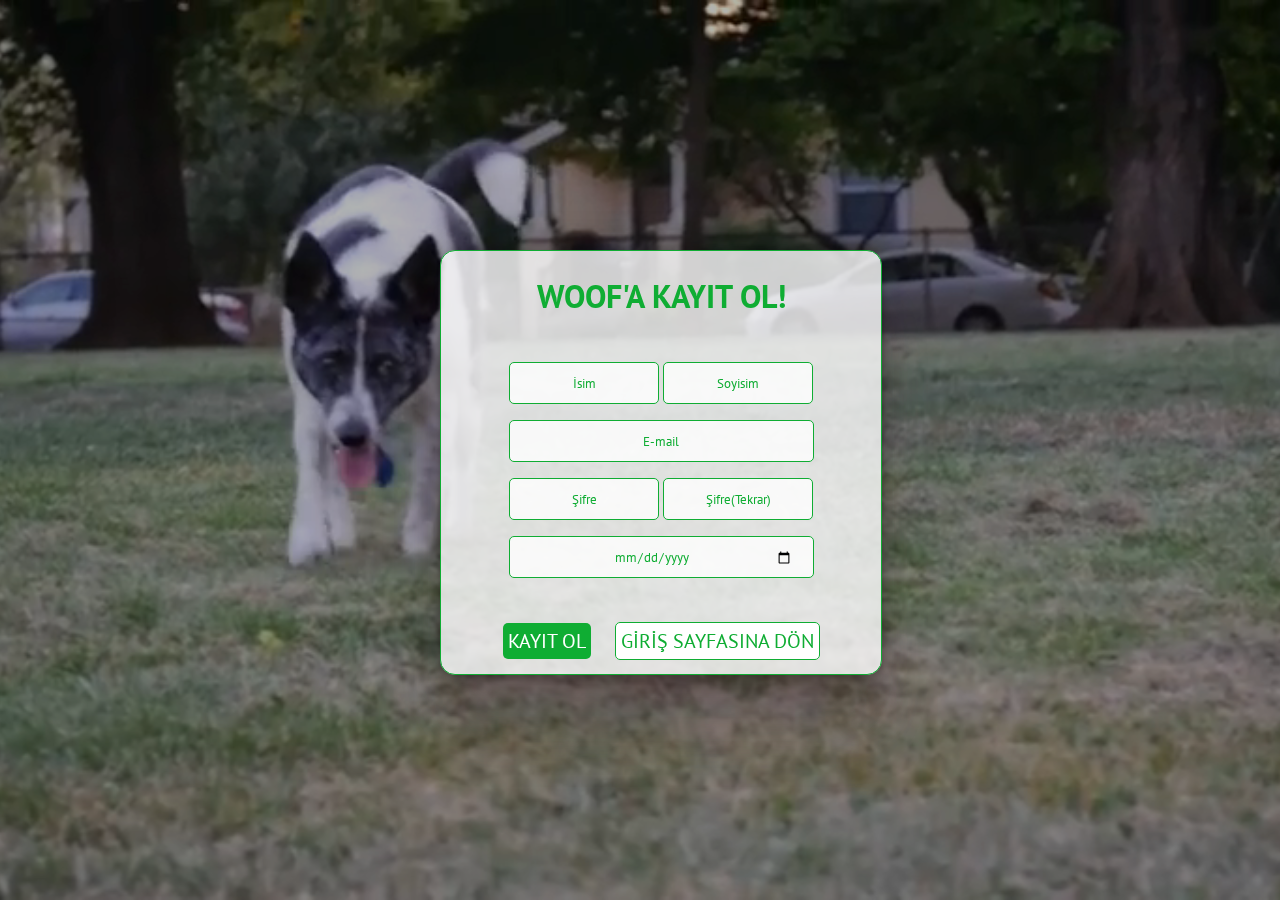
<file: login-register.html>
<html>

<head>
  <meta name="viewport" content="width=device-width,initial-scale=1.0" />
  <link rel="stylesheet" href="style.css" />
  <title>woofWoof | Kayıt Ol!</title>
</head>

<body>
  <!-- background loop -->
  <video autoplay muted loop id="background">
    <source src="bg.mp4" type="video/mp4" />
  </video>

  <!--background loop-->
  <!--kayıt Kartı-->
  <div class="card">
    <!--Welcoming-->
    
    <!--Başlık-->
    <div id="form">
      <h1 class="register" style="color: #0fad33;">
        WOOF'A KAYIT OL!
        <br />
        <br />
      </h1>
      <!--ad soyad-->
      <div class="row1">
        <form action="#">
          <input class="ad" type="text" name="isim" placeholder="İsim" />
          <input class="soyad" type="text" name="soyisim" placeholder="Soyisim" />
        </form>
        <!--email-->
        <div class="row2">
          <form action="#">
            <input class="email" type="text" name="email" placeholder="E-mail" />
          </form>
        </div>
        <!--şifre-->
        <div class="row3">
          <form action="#">
            <input class="sifre" type="password" name="password" placeholder="Şifre" />
            <input class="sifre-onay" type="password" name="sifre-onay" placeholder="Şifre(Tekrar)" />
          </form>
        </div>
        <!--Doğum Tarihi-->
        <div class="row4">
          <form action="#">
            <input class="dg" type="date" name="dg"/>
          </form>
        </div>
        <!--butonlar-->
        <div class="btn">
          <a class="sign" href="loginindex.html">KAYIT OL</a>
          <a class="login" href="login.html">GİRİŞ SAYFASINA DÖN</a>
        </div>
      </div>
    </div>
  </div>

  
</body>

</html>
</file>
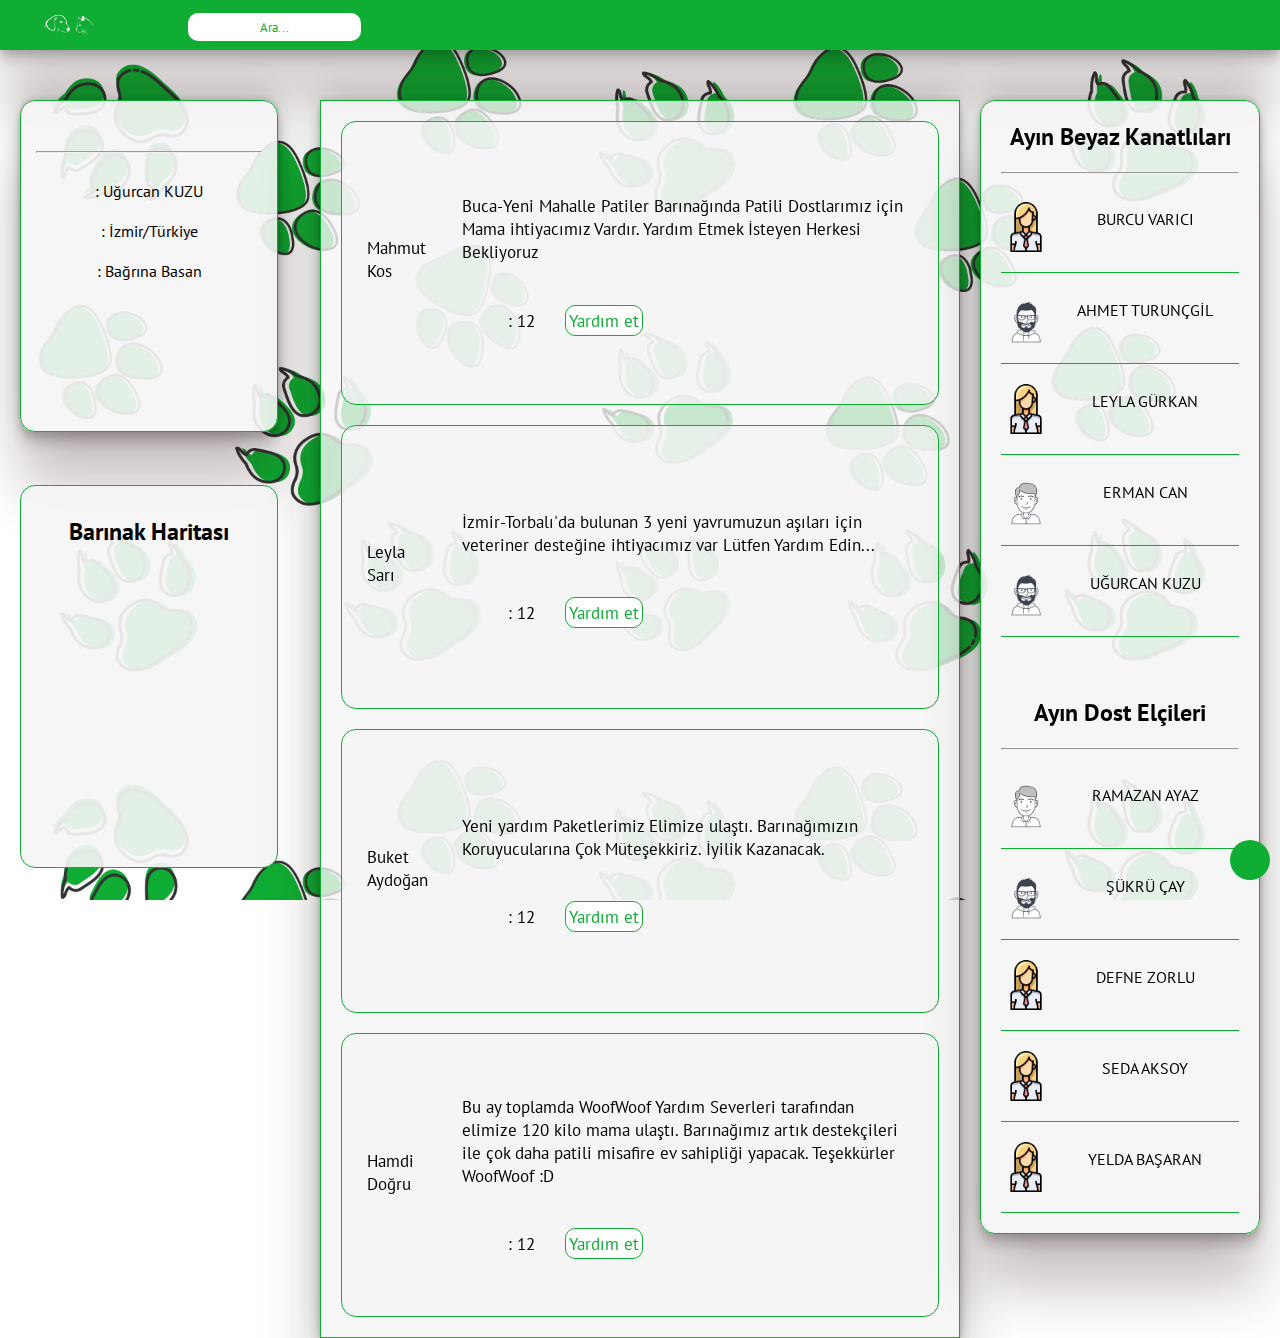
<file: loginindex.html>
<html>

<head>
    <link rel="stylesheet" href="https://use.fontawesome.com/releases/v5.15.2/css/all.css"
        integrity="sha384-vSIIfh2YWi9wW0r9iZe7RJPrKwp6bG+s9QZMoITbCckVJqGCCRhc+ccxNcdpHuYu" crossorigin="anonymous">

    <title>WoofWoof</title>
    <link rel="stylesheet" href="loginindex.css">
</head>


<body>
    <div class="header">
        <div class="h-left"><img src="logo.png" style="height: 50px; margin-left: 10px;"></div>
        <div class="h-center">
            <form action="#">
                <input type="text" name="search" class="search" placeholder="Ara...">
            </form>

        </div>
        <div class="h-right">
            <ul>
                <li><a href="inbox.html"><i class="fas fa-inbox"></i></a></li>
                <li><a href="shop.html"><i class="fas fa-shopping-cart"></i></a></li>
                <li><a href="profile.html"><i class="fas fa-user-circle"></i></a></li>
                <li><a href="loginindex.html"><i class="fas fa-newspaper"></i></a></li>
            </ul>
        </div>
    </div>
    <div class="body">
        <div class="col1">
            <div class="profile">
                <ul>
                    <li class="profil"><i class="fas fa-user-circle" style="font-size: 50pt;"></i></li>
                    <br><br>
                    <hr style="margin-left: 15px; margin-right: 15px;">
                    <br>
                    <li class="isim"><span class="ico"><i class="fas fa-signature"></i></span>: Uğurcan KUZU</li>
                    <br><br>
                    <li class="il"><span class="ico"><i class="fas fa-city"></i></span>: İzmir/Türkiye</li><br><br>
                    <li class="rütbe"><span><i class="fas fa-medal"></i></span>: Bağrına Basan</li><br><br>
                </ul>
            </div>
            <div class="map" style="grid-area: map;">
                <div class="top" style="grid-area:m-top;"><h2>Barınak Haritası</h2></div>
                <div class="bottom" style="grid-area:m-bottom;"><iframe src="https://www.google.com/maps/embed?pb=!1m16!1m12!1m3!1d49996.83062445234!2d27.177625555551877!3d38.446044157835104!2m3!1f0!2f0!3f0!3m2!1i1024!2i768!4f13.1!2m1!1zaGF5dmFuIGJhcsSxbmHEn8Sx!5e0!3m2!1str!2str!4v1616930429939!5m2!1str!2str" width="100%" height="300px" style="border-bottom-left-radius:15px; border-bottom-right-radius: 15px; border: none;" allowfullscreen="" loading="lazy"></iframe></div>
            </div>
            
        </div>
        <div class="col2">
            <div class="com1" style="grid-area: comment1">
                <div class="pp"><i class="fas fa-user-circle"></i>
                    <p style="font-size: 13pt; margin-top: 10px;">Mahmut Kos</p>
                </div>
                <div class="comment">
                    <p>Buca-Yeni Mahalle Patiler Barınağında Patili Dostlarımız için Mama ihtiyacımız Vardır. Yardım
                        Etmek İsteyen Herkesi Bekliyoruz</p><br>
                    <div class="action">
                        <ul>
                            <li><a href="#"><i class="fas fa-heart"></i></a>: 12</li>
                            <li><a href="#" class="help">Yardım et</a></li>
                        </ul>
                    </div>
                </div>
            </div>
            <div class="com1" style="grid-area: comment2">
                <div class="pp"><i class="fas fa-user-circle"></i>
                    <p style="font-size: 13pt; margin-top: 10px;">Leyla Sarı</p>
                </div>
                <div class="comment">
                    <p>İzmir-Torbalı'da bulunan 3 yeni yavrumuzun aşıları için veteriner desteğine ihtiyacımız var
                        Lütfen Yardım Edin...</p><br>
                    <div class="action">
                        <ul>
                            <li><a href="#"><i class="fas fa-heart"></i></a>: 12</li>
                            <li><a href="#" class="help">Yardım et</a></li>
                        </ul>
                    </div>
                </div>
            </div>
            <div class="com1" style="grid-area: comment3">
                <div class="pp"><i class="fas fa-user-circle"></i>
                    <p style="font-size: 13pt; margin-top: 10px;">Buket Aydoğan</p>
                </div>
                <div class="comment">
                    <p>Yeni yardım Paketlerimiz Elimize ulaştı. Barınağımızın Koruyucularına Çok Müteşekkiriz. İyilik
                        Kazanacak.</p><br>
                    <div class="action">
                        <ul>
                            <li><a href="#"><i class="fas fa-heart"></i></a>: 12</li>
                            <li><a href="#" class="help">Yardım et</a></li>
                        </ul>
                    </div>
                </div>
            </div>
            <div class="com1" style="grid-area: comment4">
                <div class="pp"><i class="fas fa-user-circle"></i>
                    <p style="font-size: 13pt; margin-top: 10px;">Hamdi Doğru</p>
                </div>
                <div class="comment">
                    <p>Bu ay toplamda WoofWoof Yardım Severleri tarafından elimize 120 kilo mama ulaştı. Barınağımız
                        artık destekçileri ile çok daha patili misafire ev sahipliği yapacak. Teşekkürler WoofWoof :D
                    </p><br>
                    <div class="action">
                        <ul>
                            <li><a href="#"><i class="fas fa-heart"></i></a>: 12</li>
                            <li><a href="#" class="help">Yardım et</a></li>
                        </ul>
                    </div>
                </div>
            </div>
        </div>
        <div class="col3">
            <h2 style="text-align: center;">Ayın Beyaz Kanatlıları</h2>
            <hr><br>
            <div class="table">
                <div class="best">
                    <img src="resimler/girlicon.jpg" alt="best" width="50px" height="50px">
                    <p style="font-size: 12pt;">BURCU VARICI</p>
                </div><br>
                <div class="best">
                    <img src="resimler/man_icon.jpg" alt="best" width="50px" height="50px">
                    <p style="font-size: 12pt;">AHMET TURUNÇGİL</p>
                </div><br>
                <div class="best">
                    <img src="resimler/girlicon.jpg" alt="best" width="50px" height="50px">
                    <p style="font-size: 12pt;">LEYLA GÜRKAN</p>
                </div><br>
                <div class="best">
                    <img src="resimler/manicon.jpg" alt="best" width="50px" height="50px">
                    <p style="font-size: 12pt;">ERMAN CAN</p>
                </div><br>
                <div class="best">
                    <img src="resimler/man_icon.jpg" alt="best" width="50px" height="50px">
                    <p style="font-size: 12pt;">UĞURCAN KUZU</p>
                </div>
            </div><br><br><br>
            <h2 style="text-align:center;">Ayın Dost Elçileri</h2>
            <hr><br>
            <div class="table">
                <div class="best">
                    <img src="resimler/manicon.jpg" alt="best" width="50px" height="50px">
                    <p style="font-size: 12pt;">RAMAZAN AYAZ </p>
                </div><br>
                <div class="best">
                    <img src="resimler/man_icon.jpg" alt="best" width="50px" height="50px">
                    <p style="font-size: 12pt;">ŞÜKRÜ ÇAY</p>
                </div><br>
                <div class="best">
                    <img src="resimler/girlicon.jpg" alt="best" width="50px" height="50px">
                    <p style="font-size: 12pt;">DEFNE ZORLU</p>
                </div><br>
                <div class="best">
                    <img src="resimler/girlicon.jpg" alt="best" width="50px" height="50px">
                    <p style="font-size: 12pt;">SEDA AKSOY</p>
                </div><br>
                <div class="best">
                    <img src="resimler/girlicon.jpg" alt="best" width="50px" height="50px">
                    <p style="font-size: 12pt;">YELDA BAŞARAN</p>
                </div>
            </div>
        </div>
        <div class="sup">
            <a href="#"><i class="fas fa-ticket-alt"></i></a>
        </div>
    </div>
    </div>
</body>

</html>
</file>
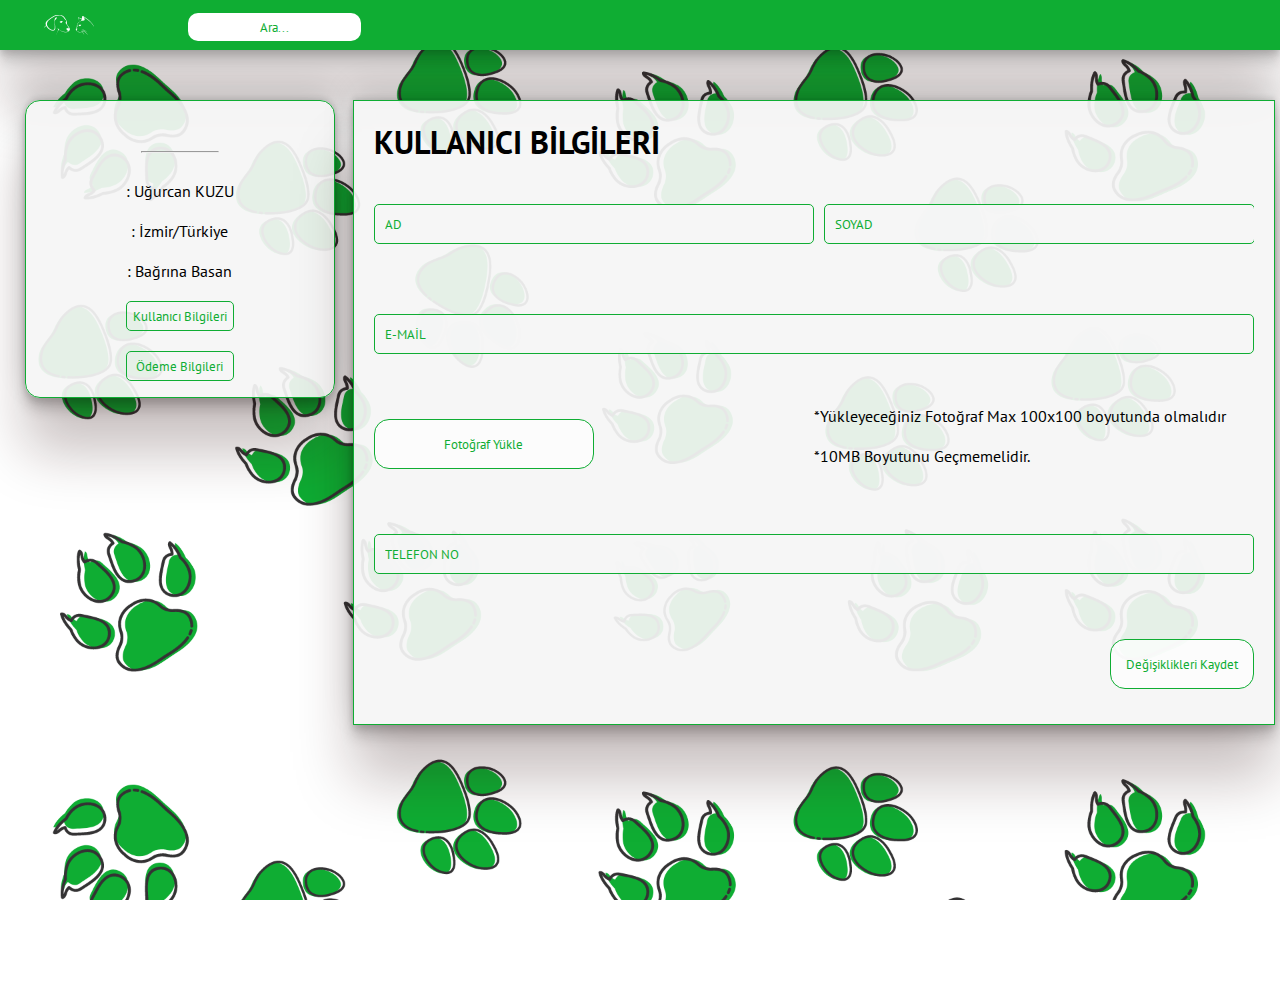
<file: profile.html>
<html>

<head>
    <title>WoofWoof | Profil</title>

    <link rel="stylesheet" href="https://use.fontawesome.com/releases/v5.15.2/css/all.css"
        integrity="sha384-vSIIfh2YWi9wW0r9iZe7RJPrKwp6bG+s9QZMoITbCckVJqGCCRhc+ccxNcdpHuYu" crossorigin="anonymous">
    <link rel="stylesheet" href="profile.css">
</head>

<body>
    <div class="header">
        <div class="h-left"><img src="logo.png" style="height: 50px; margin-left: 10px;"></div>
        <div class="h-center">
            <form action="#">
                <input type="text" name="search" class="search" placeholder="Ara...">
            </form>

        </div>
        <div class="h-right">
            <ul>
                <li><a href="inbox.html"><i class="fas fa-inbox"></i></a></li>
                <li><a href="shop.html"><i class="fas fa-shopping-cart"></i></a></li>
                <li><a href="profile.html"><i class="fas fa-user-circle"></i></a></li>
                <li><a href="loginindex.html"><i class="fas fa-newspaper"></i></a></li>
                </u>
        </div>
    </div>
    <div class="body">
        <div class="col1" style="grid-area: col1;">
            <div class="profile">
                <ul>
                    <li class="profil"><i class="fas fa-user-circle" style="font-size: 50pt;"></i></li>
                    <br><br>
                    <hr style="margin-left: 15px; margin-right: 15px;">
                    <br>
                    <li class="isim"><span class="ico"><i class="fas fa-signature"></i></span>: Uğurcan KUZU</li>
                    <br><br>
                    <li class="il"><span class="ico"><i class="fas fa-city"></i></span>: İzmir/Türkiye</li><br><br>
                    <li class="rütbe"><span><i class="fas fa-medal"></i></span>: Bağrına Basan</li><br><br>

                    <button class="tablinks" onclick="openTab(event,'Kullanıcı Bilgileri')">Kullanıcı
                        Bilgileri</button><br><br>
                    <button class="tablinks" onclick="openTab(event,'Ödeme Bilgileri')">Ödeme Bilgileri</button>
                </ul>
            </div>
        </div>
        <div class="col2" style="grid-area: col2;">
            <div id="Kullanıcı Bilgileri" class="tabcontent" style="display: grid;">
                <h1>KULLANICI BİLGİLERİ</h1>
                <div class="wrapper">
                    <div class="name" style="display: grid; grid-template-columns: repeat(2,50%); grid-gap: 10px;">
                        <input type="text" class="input" placeholder="AD" style="width: 100%;">
                        <input type="text" class="input" placeholder="SOYAD" style="width: 98%;">
                    </div>
                    <div class="email">
                        <input type="text" class="input" placeholder="E-MAİL" style="width: 100%;">
                    </div>
                    <div class="foto" style="display: grid; grid-template-columns: repeat(2,50%);align-items: center;">
                        <button class="btn" style="width: 50%;">Fotoğraf Yükle</button>
                        <p>*Yükleyeceğiniz Fotoğraf Max 100x100 boyutunda olmalıdır <br><br>*10MB Boyutunu Geçmemelidir.
                        </p>
                    </div>
                    <div class="tel">
                        <input type="text" class="input" placeholder="TELEFON NO" style="width: 100%;">
                    </div>
                    <div class="save" style="display: grid;">
                        <button class="btn" style="justify-self:end">Değişiklikleri Kaydet</button>
                    </div>
                </div>
            </div>
            <div id="Ödeme Bilgileri" class="tabcontent">
                <h1>Ödeme Bilgileri</h1>
                <div class="wrapper2">
                    <div class="saved">
                        <h2>Kayıtlı Kartlarım ve Adreslerim</h2>
                        <select class="input" name="cards" style="width: 50%; padding: 10px;">
                            <option value="Mastercard **52">Mastercard **52</option>
                            <option value="Visa **39">VISA **39</option>
                        </select>
                        <select name="adres" class="input" style="width: 25%; padding: 10px;">
                            <option value="Ev1">Ev 1</option>
                            <option value="Ev2">Ev 2</option>
                            <option value="İş">İş</option>
                        </select><br>
                    </div>
                    <div class="adress">
                        <h2>Adres Bilgileri</h2>
                        <div class="adres">
                            <input type="text" class="input" placeholder="Adres 1">
                            <input type="text" class="input" placeholder="Adres 2">
                            <input type="text" class="input" placeholder="Semt">
                            <input type="text" class="input" placeholder="Şehir">
                        </div><br>
                        <button class="btn" style="float: right;">Adresi Kaydet</button>
                    </div>
                    <div class="new">
                        <h2>Yeni Kart Ekle</h2>
                        <input type="text" class="input" placeholder="AD-SOYAD" style="width: 49%; justify-self: left;">
                        <input type="text" class="input" placeholder="KART NUMARASI"
                            style="width: 49%; justify-self: right;"><br><br>
                        <textarea name="ay" class="input" cols="2" rows="1" placeholder="Ay"></textarea>
                        <textarea name="yıl" class="input" cols="4" rows="1" placeholder="Yıl"></textarea>
                        <textarea name="cvv" class="input" cols="3" rows="1" placeholder="CVV"></textarea><br>
                        <button class="btn" style="float: right;">Kart Bilgilerimi Kaydet</button>
                    </div>


                </div>
            </div>
        </div>
    </div>
    <script>
        function openTab(evt, tabname) {
            var i, tabcontent, tablinks;
            tabcontent = document.getElementsByClassName('tabcontent');
            for (i = 0; i < tabcontent.length; i++) {
                tabcontent[i].style.display = "none";
            }
            tablinks = document.getElementsByClassName('tablinks');
            for (i = 0; i < tablinks.length; i++) {
                tablinks[i].className.replace(" active", "");
            }
            document.getElementById(tabname).style.display = "grid";
            evt.currentTarget.className += " active";
        }
    </script>
</body>

</html>
</file>
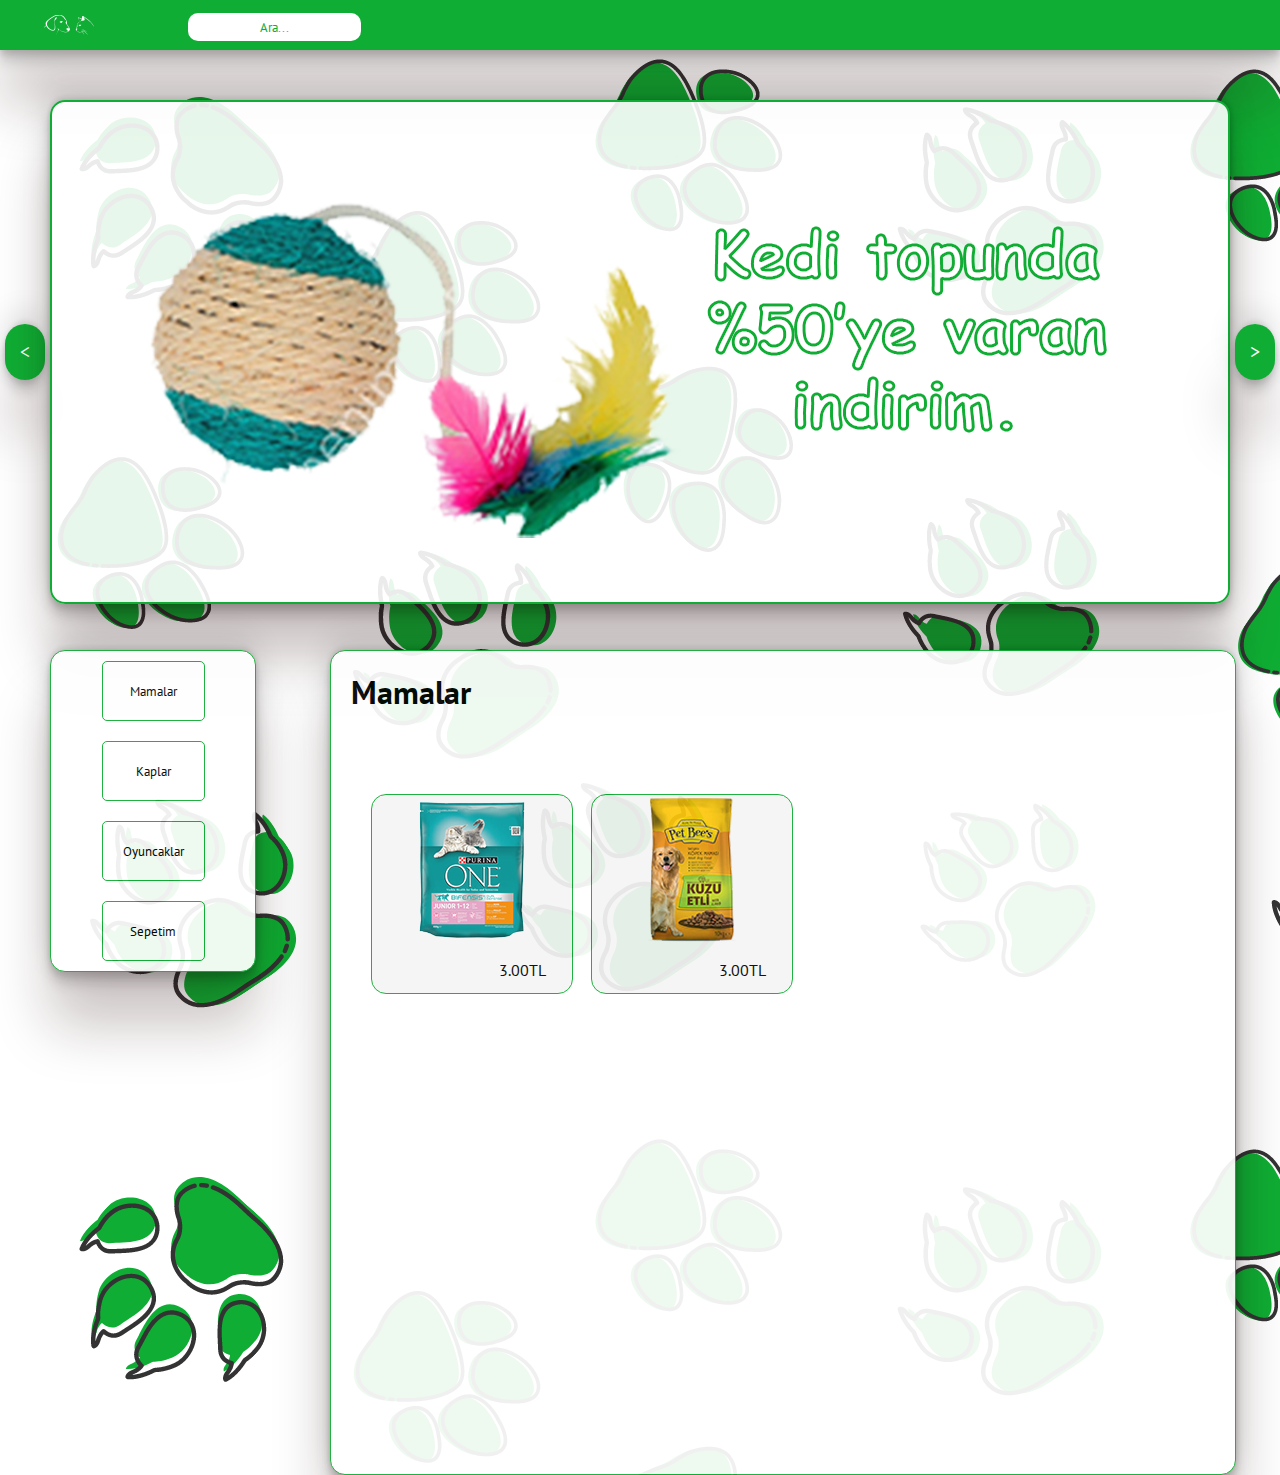
<file: shop.html>
<html>

<head>
    <title>WoofWoof | Market</title>
    <link rel="stylesheet" href="shop.css">
    <link rel="stylesheet" href="https://use.fontawesome.com/releases/v5.15.2/css/all.css"
        integrity="sha384-vSIIfh2YWi9wW0r9iZe7RJPrKwp6bG+s9QZMoITbCckVJqGCCRhc+ccxNcdpHuYu" crossorigin="anonymous">
</head>

<body>
    <div class="header">
        <div class="h-left"><img src="logo.png" style="height: 50px; margin-left: 10px;"></div>
        <div class="h-center">
            <form action="#">
                <input type="text" name="search" class="search" placeholder="Ara...">
            </form>

        </div>
        <div class="h-right">
            <ul>
                <li><a href="inbox.html"><i class="fas fa-inbox"></i></a></li>
                <li><a href="shop.html"><i class="fas fa-shopping-cart"></i></a></li>
                <li><a href="profile.html"><i class="fas fa-user-circle"></i></a></li>
                <li><a href="loginindex.html"><i class="fas fa-newspaper"></i></a></li>
                </u>
        </div>
    </div>
    <div class="slide" id="slide">
        <div class="s-left" style="grid-area: s-left;"><button class="back" id="back" onclick="next(-1)"> < </button>
        </div>
        <div class="s-center">
            <div class="kampanya fade" style="justify-self: center; align-self: center;">
                <img src="shop_photo/slider/slider1.png">


            </div>
            <div class="kampanya fade" style="display: none;">
                <img src="shop_photo/slider/slider2.png">
            </div>
            <div class="kampanya fade" style="display: none;">
                <img src="shop_photo/slider/slider3.png">
            </div>
            <div class="kampanya fade" style="display: none;">
                <img src="shop_photo/slider/slider4.png">
            </div>
            <div class="kampanya fade" style="display: none;">
                <img src="shop_photo/slider/slider5.png">
            </div>

        </div>
        <div class="s-right" style="grid-area: s-right;"><button class="next" id="next" onclick="next(1)">></button>
        </div>
    </div>
    <div class="body">
        <div class="col1" style="grid-area: col1;">
            <ul>
                <li><button class="tablinks" onclick="openItem(event,'Mamalar')">Mamalar</button></li>
                <li><button class="tablinks" onclick="openItem(event,'Kaplar')">Kaplar</button></li>
                <li><button class="tablinks" onclick="openItem(event,'Oyuncaklar')">Oyuncaklar</button></li>
                <li><button class="tablinks" onclick="openItem(event,'Sepetim')">Sepetim</button></li>
            </ul>

        </div>

        <div class="col2" style="grid-area: col2;">
            <div id="Mamalar" class="tabcontent" style="display: block;">
                <h1>Mamalar</h1><br><br>
                <div class="wrapper">
                    <div class="card">
                        <div class="top"><img src="shop_photo/ürünler/kediMama1.png"> </div>
                        <div class="bottom">
                            <div class="b-left"><i class="fas fa-shopping-cart"
                                    style="color: #0fad33; cursor: pointer;"></i></div>
                            <div class="b-right">3.00TL</div>
                        </div>
                    </div>
                    <div class="card">
                        <div class="top"><img src="shop_photo/ürünler/kopekMama1.png"></div>
                        <div class="bottom">
                            <div class="b-left"><i class="fas fa-shopping-cart"
                                    style="color: #0fad33; cursor: pointer;"></i></div>
                            <div class="b-right">3.00TL</div>
                        </div>
                    </div>

                </div>



            </div>
            <div id="Kaplar" class="tabcontent">
                <h1>Kaplar</h1><br><br>
                <div class="wrapper">
                    <div class="card">
                        <div class="top"><img src="shop_photo/ürünler/kopekKap1.png"></div>
                        <div class="bottom">
                            <div class="b-left"><i class="fas fa-shopping-cart"
                                    style="color: #0fad33; cursor: pointer;"></i></div>
                            <div class="b-right">3.00TL</div>
                        </div>
                    </div>
                    <div class="card">
                        <div class="top"><img src="shop_photo/ürünler/KediKap2.png"></div>
                        <div class="bottom">
                            <div class="b-left"><i class="fas fa-shopping-cart"
                                    style="color: #0fad33; cursor: pointer;"></i></div>
                            <div class="b-right">5.00TL</div>
                        </div>
                    </div>

                </div>
            </div>
            <div id="Oyuncaklar" class="tabcontent">
                <h1>Oyuncaklar</h1><br><br>
                <div class="wrapper">
                    <div class="card">
                        <div class="top"><img src="shop_photo/ürünler/kopekOyuncak1.png"></div>
                        <div class="bottom">
                            <div class="b-left"><i class="fas fa-shopping-cart"
                                    style="color: #0fad33; cursor: pointer;"></i></div>
                            <div class="b-right">8.00TL</div>
                        </div>
                    </div>
                    <div class="card">
                        <div class="top"><img src="shop_photo/ürünler/kopekOyuncak2.png"></div>
                        <div class="bottom">
                            <div class="b-left"><i class="fas fa-shopping-cart"
                                    style="color: #0fad33; cursor: pointer;"></i></div>
                            <div class="b-right">10.00TL</div>
                        </div>
                    </div>

                </div>
            </div>
            <div id="Sepetim" class="tabcontent">
                <h1>Sepetim</h1>
                <div class="wrapper">
                    <div class="card">
                        <div class="top"><img src="shop_photo/ürünler/kopekOyuncak1.png"></div>
                        <div class="bottom">
                            <div class="b-left"><i class="fas fa-shopping-cart"
                                    style="color: #0fad33; cursor: pointer;"></i></div>
                            <div class="b-right">8.00TL</div>
                        </div>
                    </div>
                    <div class="card">
                        <div class="top"><img src="shop_photo/ürünler/kediOyuncak2.png"></div>
                        <div class="bottom">
                            <div class="b-left"><i class="fas fa-shopping-cart"
                                    style="color: #0fad33; cursor: pointer;"></i></div>
                            <div class="b-right">10.00TL</div>
                        </div>
                    </div>
                    <div class="total"
                        style="border-radius:15px; padding:10px; grid-column:4; grid-row: 1 / 3 ;display: grid; justify-items: center;background-color: whitesmoke; border: 1px solid #0fad33; grid-template-rows:50px auto 50px;">
                        <h1>Sepet</h1>
                        <table style="text-align: center;">
                            <tr>
                                <th style="border-bottom:1px solid #0fad33 ;">Ürün Adı</th>
                                <th style="border-bottom:1px solid #0fad33;">Miktar</th>
                                <th style="border-bottom: 1px solid #0fad33;">Fiyat</th>
                            </tr>
                            <tr>
                                <td>Köpek Oyuncağı</td>
                                <td>1 Adet</td>
                                <td>8.00TL</td>
                            </tr>
                            <tr>
                                <td>Kedi Oyuncağı </td>
                                <td>1 Adet</td>
                                <td>10.00TL</td>
                            </tr>

                        </table>
                        <button onclick="paid(event,'paidwrapper')" class="tablinks" style=" margin-top: -7px; ">Ödeme
                            Yap</button>
                    </div>

                </div>
                <div id="paidwrapper" class="paidwrapper">
                    <div style="text-align: center; animation: fade 1s ease-in-out;">
                            
                            <i style="grid-area:ico;color:#0fad33;font-size: 36pt;" class="fas fa-check-circle"></i>
                            <h1 style="grid-area: success;">Siparişiniz Başarıyla Alınmıştır</h1>
                    </div>
                </div>


            </div>


        </div>


    </div>
    </div>
    <script>
        function paid(evt, wrapperName) {
            var i, wrapper, paidwrapper;
            wrapper = document.getElementsByClassName('wrapper');
            paidwrapper = document.getElementById('paidwrapper');

            for (i = 0; i < wrapper.length; i++) {
                wrapper[i].style.display = "none";
            }
            paidwrapper.style.display = "grid";

        }
        function openItem(evt, itemName) {
            var i, tabcontent, tablinks;

            tabcontent = document.getElementsByClassName("tabcontent");
            for (i = 0; i < tabcontent.length; i++) {
                tabcontent[i].style.display = "none";

            }
            tablinks = document.getElementsByClassName("tablinks");
            for (i = 0; i < tablinks.length; i++) {
                tablinks[i].className = tablinks[i].className.replace(" active", "");

            }

            document.getElementById(itemName).style.display = "grid";
            evt.currentTarget.className += " active";

        }
        var slideIndex = 1;
        function next(n) {
            showSlides(slideIndex += n);
        }
        function showSlides(n) {
            var i;
            var slides = document.getElementsByClassName('kampanya');

            if (n > slides.length) { slideIndex = 1 }
            if (n < 1) { slideIndex = slides.length }
            for (i = 0; i < slides.length; i++) {
                slides[i].style.display = "none";
            }
            slides[slideIndex - 1].style.display = "block";

        }

    </script>
</body>

</html>

</script>
</body>

</html>
</file>
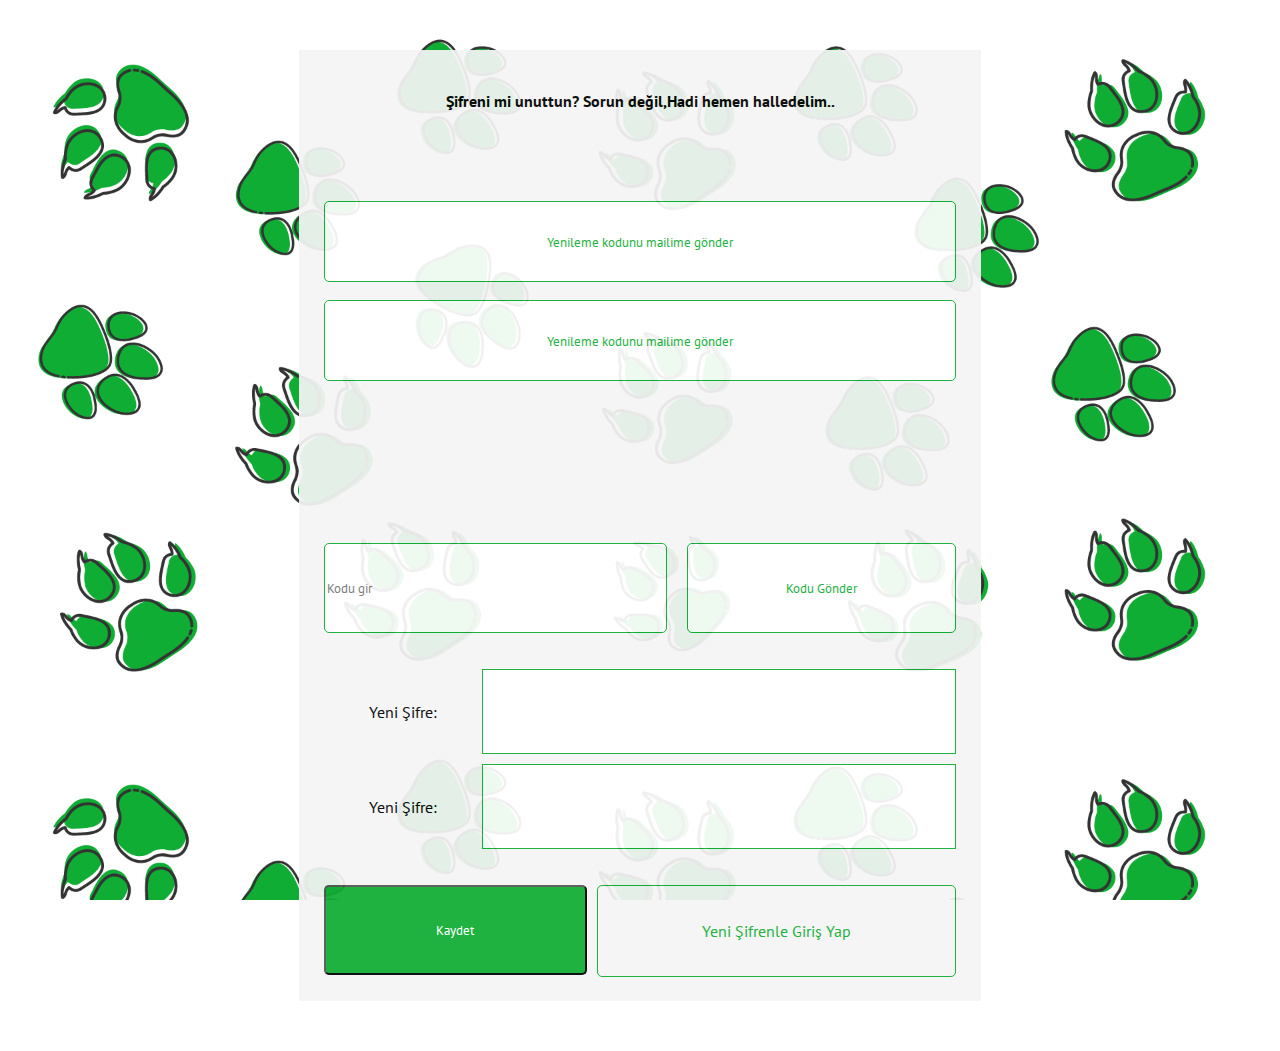
<file: sifre_yenileme.html>
<!DOCTYPE html>
<html lang="en">

<head>
    <meta charset="UTF-8">
    <meta http-equiv="X-UA-Compatible" content="IE=edge">
    <meta name="viewport" content="width=device-width, initial-scale=1.0">
    <link rel="stylesheet" a href="sifre_yenileme.css">
    <title>Document</title>

</head>

<body background="1.png">
    <div class="kutu" style="grid-area: kutu;">

        <div class="yazi" style="grid-area: yazi;">
            <p>Şifreni mi unuttun? Sorun değil,Hadi hemen halledelim.. </p>
        </div>
        <div class="btn" style="grid-area: btn;">
            <button class="btn1" style="grid-area: btn1;" onclick="yazi()">Yenileme kodunu mailime gönder</button>
            <button class="btn2" style="grid-area: btn2;" onclick="yazi()"> Yenileme kodunu mailime gönder</button>
        </div>
        <div class="bildiri" id="bildiri" style="grid-area: bildiri;">
            <p>Sevgili dostum senin için bir kod gönderdim.</p>
        </div>
        <div class="input" style="grid-area: input;">
            <input type="text" placeholder="Kodu gir" class="metin" style="grid-area: metin;">
            <button class="buton" onclick="alert('Şifre girebilirsiniz')" style="grid-area:buton;">Kodu Gönder</button>
        </div>

        <div class="yeni_sifre" style="grid-area: yeni_sifre">
            <label for="input" style="grid-area: label;">Yeni Şifre:</label> <input type="password" name="input"
                class="pinput" style="grid-area: pinput; ">
            <label for="input" style="grid-area: labell;">Yeni Şifre:</label> <input type="password" name="input"
                class="pinput" style="grid-area: pinputt;">

        </div>
        <div class="giris" style="grid-area: giris;">
            <button class="kaydet" style="grid-area: kaydet; height: 100%;"> Kaydet </button>
            <a href="login.html" class="login" style="grid-area: login; height: 100%;"> Yeni Şifrenle Giriş Yap</a>
        </div>
    </div>
    <script>
        function yazi() {
            var a = document.getElementById("bildiri");
            a.style.display = "grid";

        }


    </script>
</body>

</html>
</file>
<file: style.css>
@import url('https://fonts.googleapis.com/css2?family=PT+Sans:wght@700&display=swap');
*{
    font-family: 'PT Sans', sans-serif;
}
video{
    object-fit: cover;
    width: 100vw;
    height: 100vh;
    position: fixed;
    top: 0;
    left: 0;
    filter: brightness(70%);
    z-index: 0;
}
.register{
    text-align: center;
    margin-bottom: 3px;
}

.card{
    margin-top: -200px;
    margin-left: -200px;
    top: 50%;
    left: 50%;
    background-color: rgba(255, 255, 255, 0.8);
    position: fixed;
    width: 400px;
    height: 400px;
    border: 1px solid #0fad33;
    border-radius: 15px;
    padding: 20px 20px;
    padding-top: 3px;
    text-align: center;
    box-shadow: rgba(44, 10, 10, 0.25) 0px 54px 55px, rgba(0, 0, 0, 0.12) 0px -12px 30px, rgba(0, 0, 0, 0.12) 0px 4px 6px, rgba(0, 0, 0, 0.17) 0px 12px 13px, rgba(0, 0, 0, 0.09) 0px -3px 5px;


}
.card .row1 .ad,.card .row1 .soyad,.card .row3 .sifre, .card .row3 .sifre-onay{
    border: 1px solid #0fad33;
    background-color: rgba(255,255,255,0.8);
    border-radius: 5px;
    height: 30px;
    width: 150px;
    color: black;
    text-align: center;
    transition: all 0.3s ease-in-out;
    padding: 20px;
}
.card .row2 .email{
    border: 1px solid #0fad33;
    border-radius: 5px;
    background-color: rgba(255,255,255,0.8);
    height: 30px;
    padding: 20px;
    width: 305px;
    color: black;
    text-align: center;
    transition: all 0.3s ease-in-out;
}
.card .row1 .ad::placeholder,.card .row1 .soyad::placeholder,.card .row2 .email::placeholder,.card .row3 .sifre::placeholder,.card .row3 .sifre-onay::placeholder{
    color: #0fad33;
}
.card .row1 .ad:focus,.card .row1 .soyad:focus,.card .row2 .email:focus,.card .row3 .sifre:focus,.card .row3 .sifre-onay:focus,.card .row4 .dg:focus{
    background-color: #0fad33;
    color: white;
    box-shadow: rgba(44, 10, 10, 0.25) 0px 54px 55px, rgba(0, 0, 0, 0.12) 0px -12px 30px, rgba(0, 0, 0, 0.12) 0px 4px 6px, rgba(0, 0, 0, 0.17) 0px 12px 13px, rgba(0, 0, 0, 0.09) 0px -3px 5px;

}
.card .row1 .ad:focus::placeholder,.card .row1 .soyad:focus::placeholder,.card .row2 .email:focus::placeholder,.card .row3 .sifre:focus::placeholder,.card .row3 .sifre-onay:focus::placeholder,.card .row4 .dg:focus::placeholder{
    color: white;
}
.card .row4 .dg{
    padding: 20px;
    border: 1px solid #0fad33;
    border-radius: 5px;
    background-color: rgba(255,255,255,0.8);
    height: 30px;
    width: 305px;
    color: #0fad33;
    text-align: center;
    transition: all 0.3s ease-in-out;
}

.btn{
    text-align: center;
    margin-top: 50px;
    margin-bottom: 40px;
}
.btn .sign{
    border-radius: 5px;
    background-color: #0fad33;
    text-decoration: none;
    padding: 5px;
    margin-right: 20px;
    color: white;
    font-size: 15pt;
    transition: .4s ease-in-out;

}
.btn .login{
    border: 1px solid #0fad33;
    border-radius: 5px;
    background-color: white;
    padding: 5px;
    text-decoration: none;
    color: #0fad33;
    font-size: 15pt;
    transition:  .4s ease-in-out;

}
.btn .sign:hover{
    background-color: rgba(255, 255, 255, 0.8);
    border: 1px solid #0fad33;
    color: #0fad33;
    box-shadow: rgba(44, 10, 10, 0.25) 0px 54px 55px, rgba(0, 0, 0, 0.12) 0px -12px 30px, rgba(0, 0, 0, 0.12) 0px 4px 6px, rgba(0, 0, 0, 0.17) 0px 12px 13px, rgba(0, 0, 0, 0.09) 0px -3px 5px;

}
.btn .login:hover{
    transition: .4s ease-in-out;
    background-color: #0fad33;
    border: 1px solid white;
    color: white;
    box-shadow: rgba(44, 10, 10, 0.25) 0px 54px 55px, rgba(0, 0, 0, 0.12) 0px -12px 30px, rgba(0, 0, 0, 0.12) 0px 4px 6px, rgba(0, 0, 0, 0.17) 0px 12px 13px, rgba(0, 0, 0, 0.09) 0px -3px 5px;


}
</file>
<file: loginindex.css>
@import url('https://fonts.googleapis.com/css2?family=PT+Sans:wght@700&display=swap');
*{
    margin-left: 0;
    margin-right: 0;
    margin-top: 0;
    font-family: 'PT Sans', sans-serif;
}
body{
    background-attachment: fixed;
          background-size: 100%;
}
.header{
    display: grid;
    grid-template-columns: 10% auto 300px;
    grid-template-rows: 50px;
    grid-template-areas: "logo . items";
    background-color: #0fad33;
    align-items: center;
    box-shadow: rgba(44, 10, 10, 0.25) 0px 54px 55px, rgba(0, 0, 0, 0.12) 0px -12px 30px, rgba(0, 0, 0, 0.12) 0px 4px 6px, rgba(0, 0, 0, 0.17) 0px 12px 13px, rgba(0, 0, 0, 0.09) 0px -3px 5px;

    
}
.header .h-center form{
    display: block;
    margin-top: 20px;
    
}
.header .h-center .search{
    background-color: white;
    border: none;
    border-radius: 10px;
    color: #0fad33;
    margin-left: 60px;
    padding-left: 10px;
    padding-right: 10px;
    padding-bottom: 5px;
    padding-top: 5px;
}   
.header .h-center .search::placeholder{
    text-align: center;
    color: #0fad33;
}
.header .h-center .search:focus{
    outline: none;
}
.header .h-right{
    display: inline-grid;
    float: right;
    grid-area: items;
    margin-right: 25px;
}


.header .h-right ul{
    list-style-type: none;
    margin-top: auto;
    margin-bottom: auto;

}
.header .h-right ul li{
    position: relative;
    font-size: 18pt;
    float: right;
    padding-left: 30px;
}
.header .h-right ul li:hover{
    animation: bigger 0.4s ease-in-out;
    animation-fill-mode:both;

}
.header .h-right ul li a{
    color: rgb(255, 255, 255);
}


.header .h-left{
    font-size: 18pt;
    grid-area: logo;
    color: rgb(255, 255, 255);
    align-self: center;
    justify-self: center;
    
}
body{
    background-image: url('1.png');
    image-rendering: optimizeSpeed;
}
.body{
    width: 100vw;
    margin-bottom: 50px;
    display: grid;
    grid-template-columns: 25% auto 25%;
    grid-template-rows: fit-content;
    grid-template-areas: "col1 col2 col3";
    height: fit-content;
}

.body .col1, .body .col2, .body .col3{    
    height: 100%;
    margin-bottom: 50px;

}
.body .col1 .profile, .body .col2, .body .col3{
    box-shadow: rgba(44, 10, 10, 0.25) 0px 54px 55px, rgba(0, 0, 0, 0.12) 0px -12px 30px, rgba(0, 0, 0, 0.12) 0px 4px 6px, rgba(0, 0, 0, 0.17) 0px 12px 13px, rgba(0, 0, 0, 0.09) 0px -3px 5px;

}
.body .col1{
    display: grid;
    grid-template-columns: 100%;
    grid-template-rows: 30% 70%;
    grid-template-areas:
        "profil"
        "map"
    ;
    grid-row-gap: 50px;

}
.body .col1 .profile{
    border: 1px #0fad33 solid;
    margin-top: 50px !important;
    grid-area: profil;
    width: 80%;
    height: 300px;
    background-color: rgba(245, 245, 245, 0.92);
    display: block;
    margin: 20px;
    margin-right: 20px !important;
    border-radius: 15px;
    padding-top: 30px;
    padding-bottom: auto;
    

}
.body .col1 .map{
    border: 1px #0fad33 solid;
    grid-area: profil;
    width: 80%;

    height: fit-content;
    background-color: rgba(245, 245, 245, 0.92);
    display: grid;
    grid-template-rows: 10% 90%;
    grid-template-areas: "m-top"
        "m-bottom"
    ;
    margin: 20px;
    margin-right: 20px !important;
    border-radius: 15px;
    padding-top: 30px;

}
.body .col1 .map .top{
    justify-self: center;
}
.body .col1 .map .bottom{
    align-self: end;
    padding-left: 5px;
    padding-right: 5px;
    outline: none;
}
.profile ul{
    padding-left: 0;
    text-align: center;
}
.profile ul li{
    text-align: center;
    display: inline-block;
}

.body .col2{
    padding: 10px;
    border: 1px solid #0fad33;
    background-color: rgba(245, 245, 245,0.8);
    display: grid;
    margin-top: 50px;
    grid-template-columns: 100%;
    grid-template-rows: 25% 25% 25% 25%;
    grid-template-areas: 
        "comment1"
        "comment2"
        "comment3"
        "comment4"
    ;
}
.body .col2 .com1{
    border: #0fad33 1px solid;
    display: grid;
    margin: 10px;
    border-radius: 15px;
    grid-template-columns: 10% 90%;
    height: auto;
    grid-area: "profile comment";
    align-items: center;
    background-color: rgba(245, 245, 245,0.7);
}
.body .col2 .com1 .pp{
    display: inline-grid;
    margin-left: 25px;
    font-size: 25pt;
    margin-right: 25px;
}
.body .col2 .com1 .comment{
    margin: 60px;
    height: auto;
    display: inline-block;
    font-size: 13pt;
    justify-self: end;
    margin-right: 30px;
}
.body .col2 .com1 .action{
    margin-top: 3px !important;
    padding: 0;
}
.body .col2 .com1 .comment .action ul{
    text-align: right;
    width: 100%;
    margin-bottom: 5px;

}
.body .col2 .com1 .comment .action ul li{

    float: left;
    list-style-type: none;
    text-decoration: none;
    padding-right: 30px;
    margin-right: 0;
}
.body .col2 .com1 .comment .action ul li a{
    color: #0fad33;
    text-decoration: none;
    padding: 3px;

}
.body .col2 .com1 .comment .action ul li .help{
    background-color: white;
    margin-right: 0px;
    border: #0fad33 1px solid;
    border-radius: 10px;
}
.body .col2 .com1 .comment .action ul li .help:hover{
    transition: all .4s ease-in;
    background-color: #0fad33;
    color: white;
    border: white 1px solid;
}

.body .col3 {
    height: fit-content;
    background-color: rgba(245, 245, 245, 0.92);
    margin-top: 50px !important;
    border-radius: 15px;
    padding: 20px;
    border: #0fad33 solid 1px;
    margin: 20px;
}
.body .col3 .table{
    display: grid;
    grid-template-rows: repeat(autofit,50px);
}
.body .col3 .table .best{
    display: grid;
    grid-template-columns: 50px auto;
    grid-template-areas: "img p";
    width: 100%;
    justify-items: center;
    align-items: center;
    height: fit-content;
    border-bottom: 1px solid #0fad33;
    padding-bottom: 20px;
}

.body .sup{
    margin-right: 10px !important;
    margin-bottom: 20px;
    margin-left: 5px;
    background-color: #0fad33;
    color: white;
    padding: 20px;
    border-radius: 30px;
    position: fixed;
    bottom: 0%;
    right: 0%;
}


.body .sup:hover{
    
    animation: bigger .4s ease-in-out;
    animation-fill-mode: both;
}

.body  .sup a {
    color: white;
}





/* animations */
@keyframes bigger{
    from{
        transform: scale(1);
    }
    to{
        transform: scale(1.2);
    }
}
</file>
<file: profile.css>
@import url('https://fonts.googleapis.com/css2?family=PT+Sans:wght@700&display=swap');
*{
    margin-left: 0;
    margin-right: 0;
    margin-top: 0;
    font-family: 'PT Sans', sans-serif;
}
body{
    background-image: url('1.png');
    background-attachment: fixed;
          background-size: 100%;
}
.header{
    display: grid;
    grid-template-columns: 10% auto 300px;
    grid-template-rows: 50px;
    grid-template-areas: "logo . items";
    background-color: #0fad33;
    align-items: center;
    box-shadow: rgba(44, 10, 10, 0.25) 0px 54px 55px, rgba(0, 0, 0, 0.12) 0px -12px 30px, rgba(0, 0, 0, 0.12) 0px 4px 6px, rgba(0, 0, 0, 0.17) 0px 12px 13px, rgba(0, 0, 0, 0.09) 0px -3px 5px;


    
}
.header .h-center form{
    display: block;
    margin-top: 20px;
}
.header .h-center .search{
    background-color: white;
    border: none;
    border-radius: 10px;
    color: #0fad33;
    margin-left: 60px;
    padding-left: 10px;
    padding-right: 10px;
    padding-bottom: 5px;
    padding-top: 5px;
}   
.header .h-center .search::placeholder{
    text-align: center;
    color: #0fad33;
}
.header .h-center .search:focus{
    outline: none;
}
.header .h-right{
    display: inline-grid;
    float: right;
    grid-area: items;
    margin-right: 25px;
}


.header .h-right ul{
    list-style-type: none;
    margin-top: auto;
    margin-bottom: auto;

}
.header .h-right ul li{
    position: relative;
    font-size: 18pt;
    float: right;
    padding-left: 30px;
}
.header .h-right ul li:hover{
    animation: bigger 0.4s ease-in-out;
    animation-fill-mode:both;

}
.header .h-right ul li a{
    color: rgb(255, 255, 255);
}


.header .h-left{
    font-size: 18pt;
    grid-area: logo;
    color: rgb(245, 245, 245);
    align-self: center;
    justify-self: center;
    
}

.body{
    display: grid;
    grid-template-columns: 25% 75%;
    margin-left: 25px;
    margin-right: 25px;
    margin-top: 50px;
    grid-template-areas: "col1 col2";
    height: 100vh;
    grid-column-gap: 20px;
    
}
.body .col1 .profile, .body .col2{
    box-shadow: rgba(44, 10, 10, 0.25) 0px 54px 55px, rgba(0, 0, 0, 0.12) 0px -12px 30px, rgba(0, 0, 0, 0.12) 0px 4px 6px, rgba(0, 0, 0, 0.17) 0px 12px 13px, rgba(0, 0, 0, 0.09) 0px -3px 5px;

}

.body .col1 .profile{
    border: 1px #0fad33 solid;
    margin-top: 50px !important;
    grid-area: profil;
    width: 100%;
    height: fit-content;
    background-color: rgba(245, 245, 245, 0.93);
    display: grid;
    justify-items: center;
    margin-top: 0 !important;
    border-radius: 15px;
    padding-top: 30px;
    padding-bottom: auto;
    

}
.profile ul{
    padding-left: 0;
    text-align: center;
}
.profile ul li{
    text-align: center;
    display: inline-block;
}
.body .col2{
    background-color: rgba(245, 245, 245, 0.93);
    display: grid;
    grid-template-columns: repeat(autofill, 100%);
    height: fit-content;
    padding: 20px;
    border: 1px solid #0fad33;
}
.body .col2 .tabcontent{
    display: none;
}

.body .col2 .tabcontent .wrapper{
    display: grid;
    grid-template-rows: repeat(5,80px);
    align-items: center;
    grid-gap: 30px;
    overflow: hidden;
}
.body .col2 .tabcontent .wrapper .input{
    padding: 10px;
}

.body .col2 .tabcontent .wrapper2{
    display: grid;
    grid-template-rows: repeat(3,fit-content);
    width: 100%;
    grid-gap: 30px;
    overflow: hidden;
}
.body .col2 .tabcontent .wrapper2 .adres{
    display: grid;
    grid-template-columns: repeat(2,49%);
    grid-template-rows: repeat(2,fit-content);
    grid-gap: 5px;
}
.input{
    border-radius: 5px;
    padding: 10px;
    background-color: rgba(245, 245, 245, 0.93);
    border: 1px solid #0fad33;
    outline: none;
    transition: .4s ease-in-out;
}
.input::placeholder{
    color: #0fad33;
}

.input:focus{
    background-color: #0fad33;
    color: white;
    border: 1px solid white;

    
}
.input:focus::placeholder{
    color: white;
}
select{
    color: #0fad33;
}
select:focus{
    color: white;
}

.btn{
    padding: 15px;
    background-color: rgba(255, 255, 255,0.7);
    border: 1px solid #0fad33;
    border-radius: 15px;
    color: #0fad33;
    transition: .4s ease-in-out;
}
.btn:hover{
    border: 1px solid white;
    background-color: #0fad33;
    color: white;
    cursor: pointer;
}
.tablinks{
    width: 100%;
    color: #0fad33;
    background-color: transparent;
    outline: none;
    border: 1px solid #0fad33;
    padding: 5px;
    border-radius: 5px;
    transition: .4s ease-in-out;
}
.tablinks:hover{
    background-color: #0fad33;
    color: white;
    cursor: pointer;
    box-shadow: rgba(44, 10, 10, 0.25) 0px 54px 55px, rgba(0, 0, 0, 0.12) 0px -12px 30px, rgba(0, 0, 0, 0.12) 0px 4px 6px, rgba(0, 0, 0, 0.17) 0px 12px 13px, rgba(0, 0, 0, 0.09) 0px -3px 5px;


}
/* Animasyonlar */
@keyframes bigger{
    from{
        transform: scale(1);
    }
    to{
        transform: scale(1.2);
    }
}
</file>
<file: shop.css>
@import url('https://fonts.googleapis.com/css2?family=PT+Sans:wght@700&display=swap');
*{
    margin-left: 0;
    margin-right: 0;
    margin-top: 0;
    font-family: 'PT Sans', sans-serif;
}
::-webkit-scrollbar{
    width: 1px;
}
body{
    background-image: url('1.png');
}
.header{
    box-shadow: rgba(44, 10, 10, 0.25) 0px 54px 55px, rgba(0, 0, 0, 0.12) 0px -12px 30px, rgba(0, 0, 0, 0.12) 0px 4px 6px, rgba(0, 0, 0, 0.17) 0px 12px 13px, rgba(0, 0, 0, 0.09) 0px -3px 5px;
    display: grid;
    grid-template-columns: 10% auto 300px;
    grid-template-rows: 50px;
    grid-template-areas: "logo . items";
    background-color: #0fad33;
    align-items: center;

    
}
.header .h-center form{
    display: block;
    margin-top: 20px;
}
.header .h-center .search{
    background-color: white;
    border: none;
    border-radius: 10px;
    color: #0fad33;
    margin-left: 60px;
    padding-left: 10px;
    padding-right: 10px;
    padding-bottom: 5px;
    padding-top: 5px;
}   
.header .h-center .search::placeholder{
    text-align: center;
    color: #0fad33;
}
.header .h-center .search:focus{
    outline: none;
}
.header .h-right{
    display: inline-grid;
    float: right;
    grid-area: items;
    margin-right: 25px;
}


.header .h-right ul{
    list-style-type: none;
    margin-top: auto;
    margin-bottom: auto;

}
.header .h-right ul li{
    position: relative;
    font-size: 18pt;
    float: right;
    padding-left: 30px;
}
.header .h-right ul li:hover{
    animation: bigger 0.4s ease-in-out;
    animation-fill-mode:both;

}
.header .h-right ul li a{
    color: rgb(255, 255, 255);
}


.header .h-left{
    font-size: 18pt;
    grid-area: logo;
    color: rgb(255, 255, 255);
    align-self: center;
    justify-self: center;
    
}
.slide{
    width: 100%;
    height: 500px;
    display: grid;
    align-items: center;
    grid-template-columns: 50px auto 50px;
    grid-template-areas: "s-left s-center s-right";
    margin-top: 50px;

}
.slide .s-center{
    display: grid;
    border-radius: 15px;
    background-color: rgba(255, 255, 255, 0.9);
    color: white;
    height: 500px;
    box-shadow: rgba(44, 10, 10, 0.25) 0px 54px 55px, rgba(0, 0, 0, 0.12) 0px -12px 30px, rgba(0, 0, 0, 0.12) 0px 4px 6px, rgba(0, 0, 0, 0.17) 0px 12px 13px, rgba(0, 0, 0, 0.09) 0px -3px 5px;
    border: 2px solid #0fad33;

}
.slide .s-center .kampanya{
    justify-self: center;
    align-self: center;
    overflow: scroll;

}
.slide .s-left, .slide .s-right{
    height: fit-content;
    margin: 5px;
    box-shadow: rgba(44, 10, 10, 0.25) 0px 54px 55px, rgba(0, 0, 0, 0.12) 0px -12px 30px, rgba(0, 0, 0, 0.12) 0px 4px 6px, rgba(0, 0, 0, 0.17) 0px 12px 13px, rgba(0, 0, 0, 0.09) 0px -3px 5px;
    border-radius: 50%;

}
.slide .s-left .back:hover, .slide .s-right .next:hover{
    background-color: white;
    border: 1px solid #0fad33;
    color:#0fad33;
}
.slide .s-left .back, .slide .s-right .next{
    background-color: transparent;
    border: none;
    color: white;
    padding: 15px;
    font-size: 15pt;
    cursor: pointer;
    outline: none;
    background-color: #0fad33;
    border-radius: 25px;
    transition: .4s;

}
.body{
    margin: 40px;
    height: 500px;
    margin-top: 50px;
    display: grid;
    grid-gap: 20px;
    grid-template-columns: 20% 80%;
    grid-template-areas: "col1 col2";
}
.body .col1, .body .col2{
    border: 1px solid #0fad33;
    box-shadow: rgba(44, 10, 10, 0.25) 0px 54px 55px, rgba(0, 0, 0, 0.12) 0px -12px 30px, rgba(0, 0, 0, 0.12) 0px 4px 6px, rgba(0, 0, 0, 0.17) 0px 12px 13px, rgba(0, 0, 0, 0.09) 0px -3px 5px;
    display: grid;
    border-radius: 15px;
    opacity: 0.93;


}

.body .col1{
    background-color: white;
    opacity: 0.93;
    grid-template-columns: repeat(1,100%);
    overflow: hidden;
    width: 85%;
    height: fit-content;
    margin-left: 10px;
    
}
.body .col1 ul{
    justify-self: center;
    margin: 0;
    padding: 0;
}
.body .col1 ul li{
    list-style-type: none;
    margin: 0;
    padding: 10px;
}

 .tablinks{
    width: 100%;
    margin: 0;
    left: 0;
    right: 0;
    padding: 20px;
    background-color: white;
    border:1px solid #0fad33;
    border-radius: 5px;
    cursor: pointer;
    transition: .4s;
    outline: none;

}
.tablinks:hover{
    background-color: #0fad33;
    color: white;
    border: 1px solid white;
    box-shadow: rgba(44, 10, 10, 0.25) 0px 54px 55px, rgba(0, 0, 0, 0.12) 0px -12px 30px, rgba(0, 0, 0, 0.12) 0px 4px 6px, rgba(0, 0, 0, 0.17) 0px 12px 13px, rgba(0, 0, 0, 0.09) 0px -3px 5px;

}
.body .col2{
    background-color: white;
    padding: 20px;
    width: 90%;
    margin-left: 30px;
}

.tabcontent{
        display: none;
        width: 100%;
}
.body .col2 .tabcontent .wrapper{
    display: grid;
    grid-template-columns: repeat(4,200px);
    grid-template-rows: repeat(3,200px);
    grid-gap: 20px;
    overflow: scroll;
    padding: 20px;
}
.body .col2 .tabcontent .wrapper .card{
    display: grid;
    background-color: whitesmoke;
    grid-template-rows: 150px 50px;
    grid-template-areas: 
        "top"
        "bottom"
    ;
    justify-items: center;
    align-items: center;
    border: 1px solid #0fad33;
    border-radius: 15px;
    width: fit-content;
    transition: .4s ease-in-out;
}
.body .col2 .tabcontent .wrapper .card .bottom{
    display: grid;
    grid-template-columns: 100px 100px;
    grid-template-areas: "b-left b-right";
    justify-items: center;
    align-items: center;
}
.body .col2 .tabcontent .wrapper .card:hover{
    transform: scale(1.1);
    box-shadow: rgba(44, 10, 10, 0.25) 0px 54px 55px, rgba(0, 0, 0, 0.12) 0px -12px 30px, rgba(0, 0, 0, 0.12) 0px 4px 6px, rgba(0, 0, 0, 0.17) 0px 12px 13px, rgba(0, 0, 0, 0.09) 0px -3px 5px;

}
.body .col2 .tabcontent .wrapper .total .tablinks:hover{
    background-color: #0fad33;
    color: white;
    border: 1px solid white;
}
.body .col2 .tabcontent .paidwrapper{
    width: 100%;
    display: none;
    justify-content: center!important;
    
    grid-template-rows: 
        "."
        "ico"
        "success"
    ;
}

@keyframes fade{
    0%{
        opacity: 0;
    }100%{
        opacity: 1;
    }
}
</file>
<file: sifre_yenileme.css>
@import url('https://fonts.googleapis.com/css2?family=PT+Sans:wght@700&display=swap');
*{
  font-family:'PT Sans', sans-serif;
}


body{
     background-attachment: fixed;
          background-size: 100%;
}



.kutu{
    display: grid;
    width: 50%;
    height: 100vh;
    opacity: 0.93;
    background: whitesmoke;
    grid-template-areas: "yazi"
    "btn"
    "bildiri"
    "input"
    "yeni_sifre"
    "giris"
    
    ;
    margin: 50px auto;
    grid-template-rows: 10% 20% 10% 10% 20% 10% 10%;
    grid-gap: 4%;
    padding: 2% 2%;
    outline: none;
 }

.yazi ,  .btn, .input , .yeni_sifre , .giris {
 display: grid;
 
 
}
.yazi{
    text-align: center;
  font-weight: 700;
  
}
.btn{
    grid-template-areas: "btn1"
    "btn2";
   grid-gap: 10%;
   
}
.btn1 , .btn2{
    background:white;
   color: #0fad33;
   border: 1px solid #0fad33;
   border-radius: 5px;
   transition: .4s ease-in-out;
}
.btn1:hover , .btn2:hover , .buton:hover{
    background: #0fad33;
    color: white;
}
.bildiri{
    
    display: none;
    text-align: left;
   
    align-items: end;
    
}
.input{
    grid-template-areas: "metin buton";
    grid-gap: 20px;
}
.metin{
    display: grid;
    border: 1px solid #0fad33;
     border-radius: 5px;
}
.buton{
    display: grid;
    background: white;
    color:#0fad33;
    align-items: center;
    border: 1px solid #0fad33;
    border-radius: 5px;
}

.yeni_sifre{
    
    grid-template-areas: "label pinput" 
    "labell pinputt";
    grid-template-columns: 25% 75%;
    grid-row-gap: 10px;
    
}
.yeni_sifre label{
text-align: center;

align-self: center;
}
.pinput{
    display: grid;
    border: 1px solid #0fad33;
}

.giris {
    
    grid-template-areas: "kaydet login";
    transition: .4s ease-out;
    column-gap: 10px;
   
    
}

.kaydet{
    background: #0fad33;
    color: white;
    transition: .4s ease-out;
    border-radius: 5px;
    
}
.kaydet:hover{
    cursor: pointer;
    transform: scale(1.05);
    
}
.giris a{
    display: grid;
 text-decoration: none;
    color: #0fad33;
    text-align: center;
    align-items: center;
    border: 1px solid #0fad33;
    border-radius: 5px;
}
.giris a:hover{
 background: #0fad33;
 color: white;
 
}
</file>
